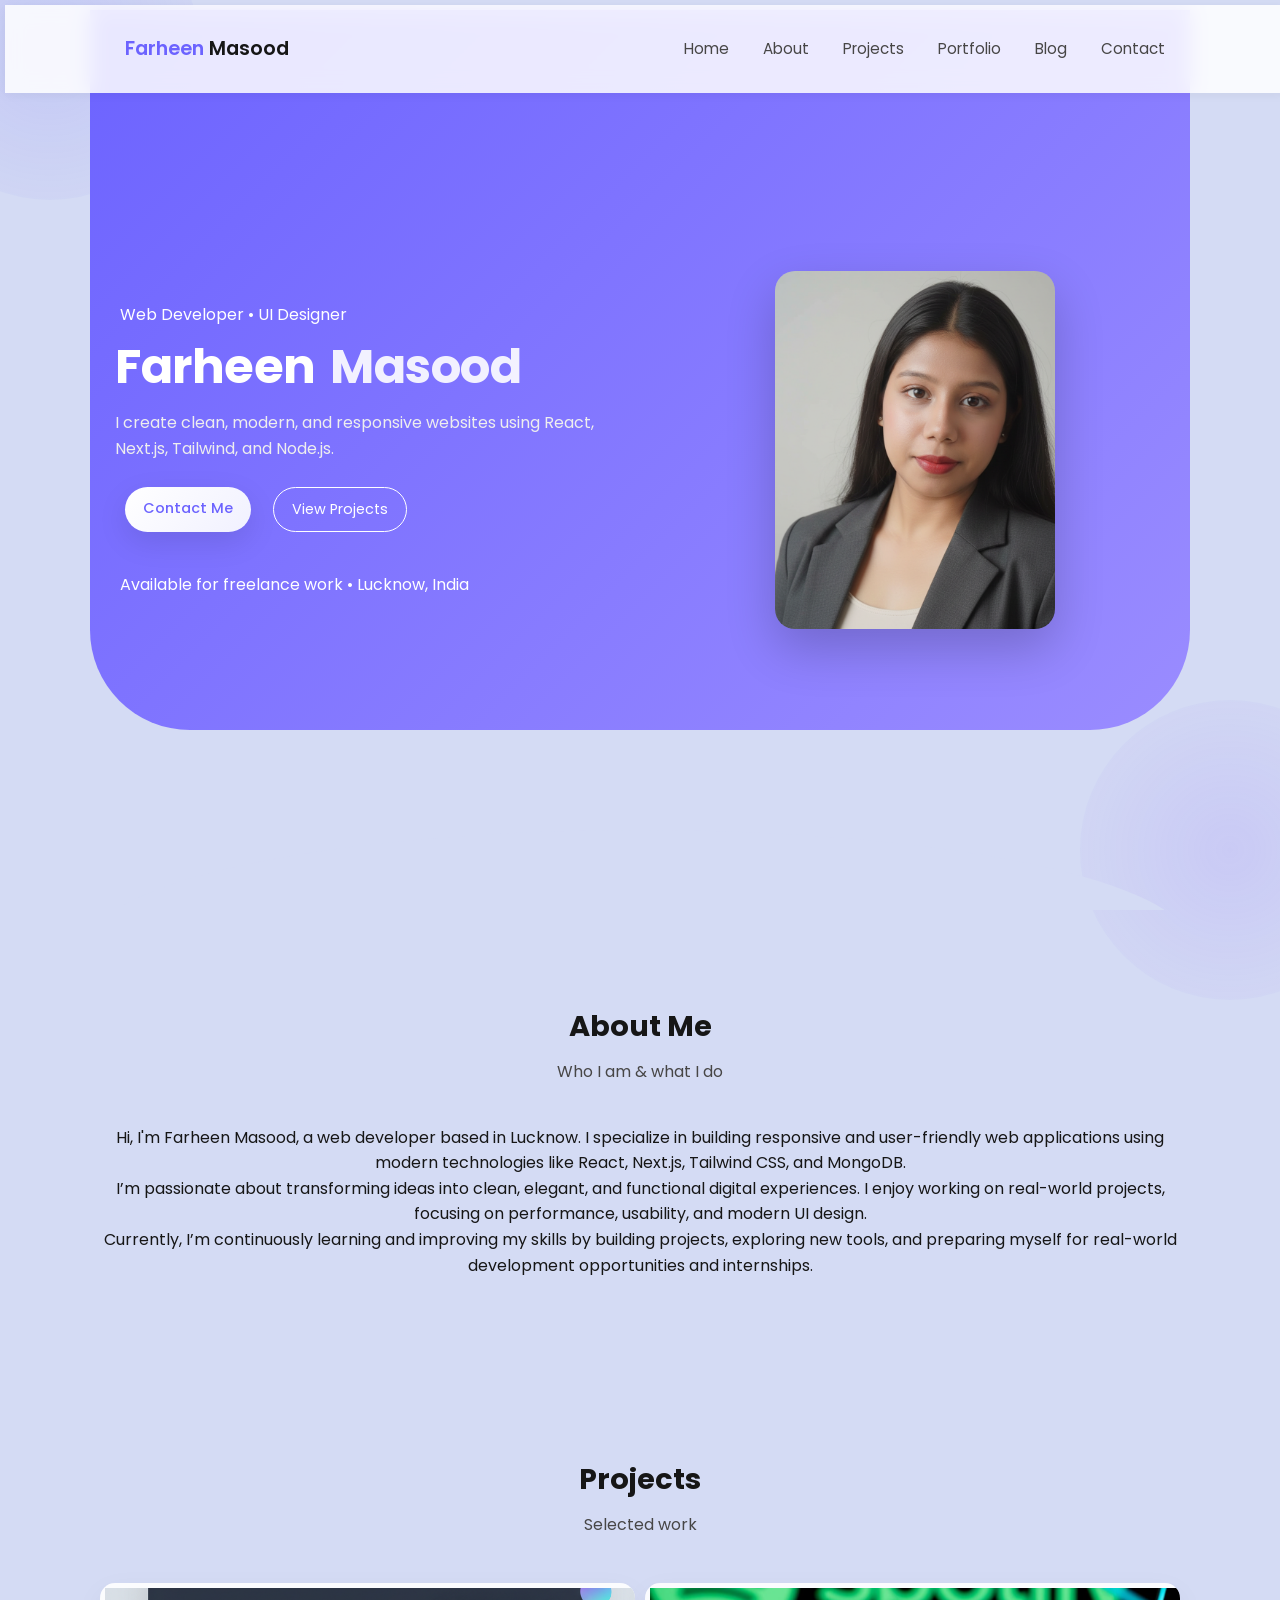
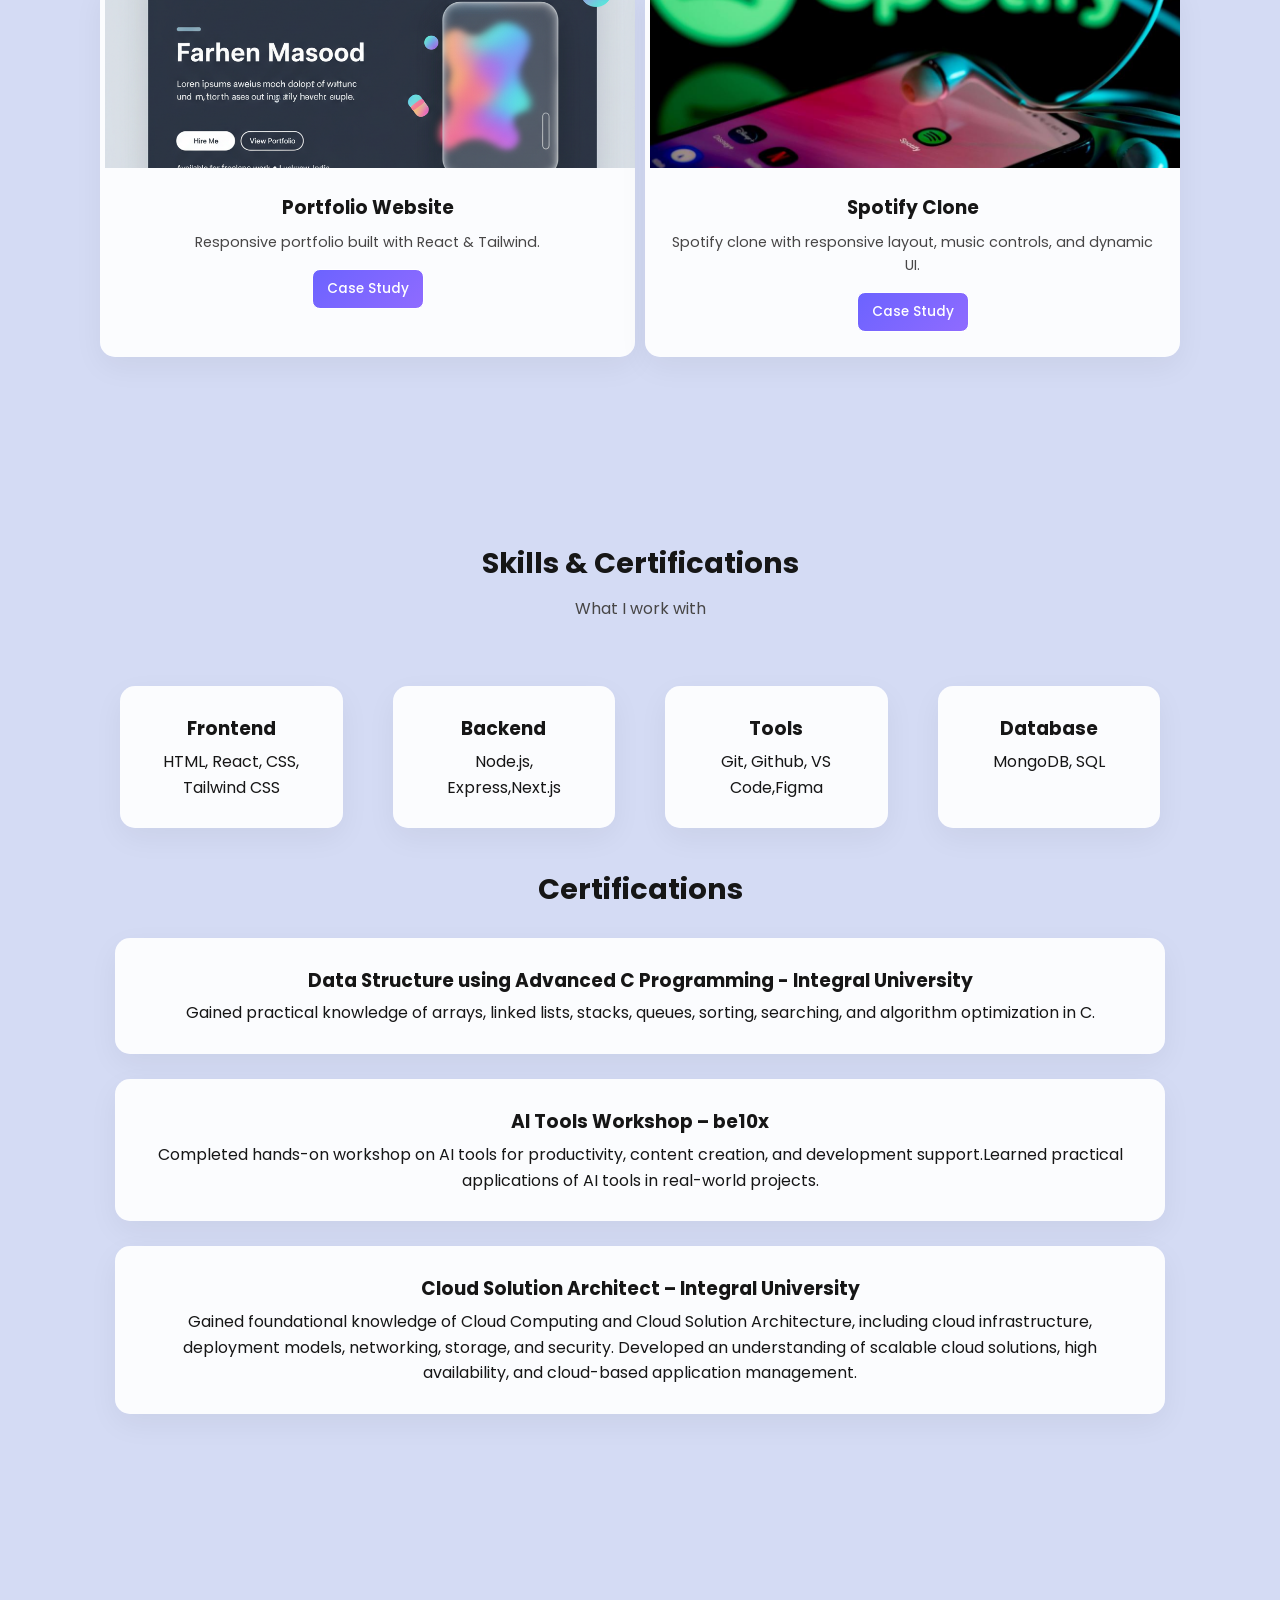
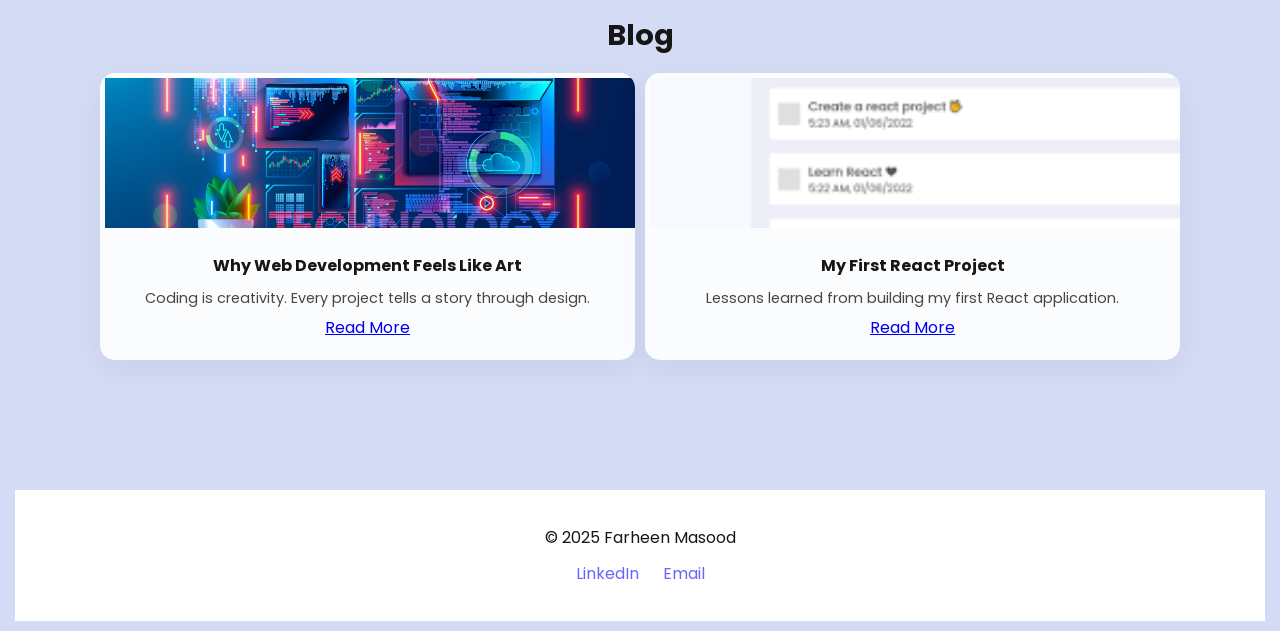
<file: index.html>
<!DOCTYPE html>
<html lang="en">
<head>
  <meta charset="utf-8" />
  <meta name="viewport" content="width=device-width,initial-scale=1" />
  <title>Farheen Masood — Web Developer</title>
  <link rel="stylesheet" href="style.css" />
</head>
<body>


  <header class="nav-wrap">
    <div class="nav container">
      <div class="brand"><span>Farheen</span>Masood</div>
      <nav class="nav-links" id="navLinks">
        <a href="#home">Home</a>
        <a href="#about">About</a>
        <a href="#projects">Projects</a>
        <a href="portfolio.html">Portfolio</a>
        <a href="blog.html">Blog</a>
        <a href="contact.html">Contact</a>
      </nav>
      <button id="hamburger" class="hamburger">☰</button>
    </div>
  </header>

  <main>

 
    <section id="home" class="hero container">
      <div class="hero-left">
        <p class="eyebrow">Web Developer • UI Designer</p>
        <h1 class="huge">Farheen <span class="accent"> Masood</span></h1>
        <p class="lead">
          I create clean, modern, and responsive websites using React, Next.js,
          Tailwind, and Node.js.
        </p>

        <div class="hero-cta">
          <a class="btn primary" href="contact.html">Contact Me</a>
          <a class="btn ghost" href="portfolio.html">View Projects</a>
        </div>
         <br>
        <p class="kicker">Available for freelance work • Lucknow, India</p>
      </div>

      <div class="hero-right">
        <img src="assests/hero.png" alt="Farheen" class="profile clean" />
      </div>
    </section>

   
    <section id="about" class="section container narrow">
      <h2 class="section-title">About Me</h2>
      <p class="section-sub">Who I am & what I do</p>

      <p class="about-text">
       Hi, I'm Farheen Masood, a web developer based in Lucknow. I specialize in building responsive and user-friendly web applications using modern technologies like React, Next.js, Tailwind CSS, and MongoDB. <br>


I’m passionate about transforming ideas into clean, elegant, and functional digital experiences. I enjoy working on real-world projects, focusing on performance, usability, and modern UI design.<br>


Currently, I’m continuously learning and improving my skills by building projects, exploring new tools, and preparing myself for real-world development opportunities and internships.
      </p>
    </section>

  
    <section id="projects" class="section container">
      <h2 class="section-title">Projects</h2>
      <p class="section-sub">Selected work</p>

      <div class="grid projects-grid">

        <article class="project-card clean">
          <img src="assests/project1.png" alt="Project 1" />
          <div class="project-meta">
            <h3>Portfolio Website</h3>
            <p>Responsive portfolio built with React & Tailwind.</p>
            <a href="case-project1.html" class="btn small ghost">Case Study</a>
          </div>
        </article>

        <article class="project-card clean">
          <img src="assests/project2.jpg" alt="Project 2" />
          <div class="project-meta">
            <h3>Spotify Clone</h3>
            <p>
              Spotify clone with responsive layout, music controls, and dynamic UI.
            </p>
            <a href="case-project2.html" class="btn small ghost">Case Study</a>
          </div>
        </article>

      </div>
    </section>


    <section class="section container">
      <h2 class="section-title">Skills & Certifications</h2>
      <p class="section-sub">What I work with</p>

      <div class="grid services-grid clean">
        <div class="service-card">
          <h3>Frontend</h3>
          <p>HTML, React, CSS, Tailwind CSS</p>
        </div>

        <div class="service-card">
          <h3>Backend</h3>
          <p>Node.js, Express,Next.js</p>
        </div>

        <div class="service-card">
          <h3>Tools</h3>
          <p>Git, Github, VS Code,Figma</p>
        </div>
              
        <div class="service-card">
          <h3>Database</h3>
          <p>MongoDB, SQL</p>
        </div>
      </div>
       <h2 class="section-title">Certifications</h2>
               <div class="service-card">
          <h3>Data Structure using Advanced C Programming - Integral University</h3>
          <p>Gained practical knowledge of arrays, linked lists, stacks, queues, sorting, searching, and
algorithm optimization in C.</p>
        </div>

        <div class="service-card">
          <h3>AI Tools Workshop – be10x</h3>
          <p>Completed hands-on workshop on AI tools for productivity, content creation, and
development support.Learned practical applications of AI tools in real-world projects.</p>
        </div>
           <div class="service-card">
          <h3>Cloud Solution Architect – Integral University</h3>
          <p>Gained foundational knowledge of Cloud Computing and Cloud Solution Architecture, including cloud infrastructure, deployment models, networking, storage, and security. Developed an understanding of scalable cloud solutions, high availability, and cloud-based application management.</p>
        </div>
    </section>

   
    <section class="section container">
      <h2 class="section-title">Blog</h2>

      <div class="grid blog-grid">

        <article class="blog-card clean">
          <img src="assests/blog2.jpg" alt="blog1" />
          <div class="blog-body">
            <h4>Why Web Development Feels Like Art</h4>
            <p class="excerpt">
              Coding is creativity. Every project tells a story through design.
            </p>
            <a href="blog.html" class="read-link">Read More</a>
          </div>
        </article>

        <article class="blog-card clean">
          <img src="assests/blog1.png" alt="blog2" />
          <div class="blog-body">
            <h4>My First React Project</h4>
            <p class="excerpt">
              Lessons learned from building my first React application.
            </p>
            <a href="blog.html" class="read-link">Read More</a>
          </div>
        </article>

      </div>
    </section>

  </main>


  <footer class="footer">
    <div class="container footer-inner">
      <p>© 2025 Farheen Masood</p>
      <div class="socials">
        <a href="contact.html">LinkedIn</a>
        <a href="contact.html">Email</a>
      </div>
    </div>
  </footer>

  <script src="script.js"></script>
</body>
</html>
</file>
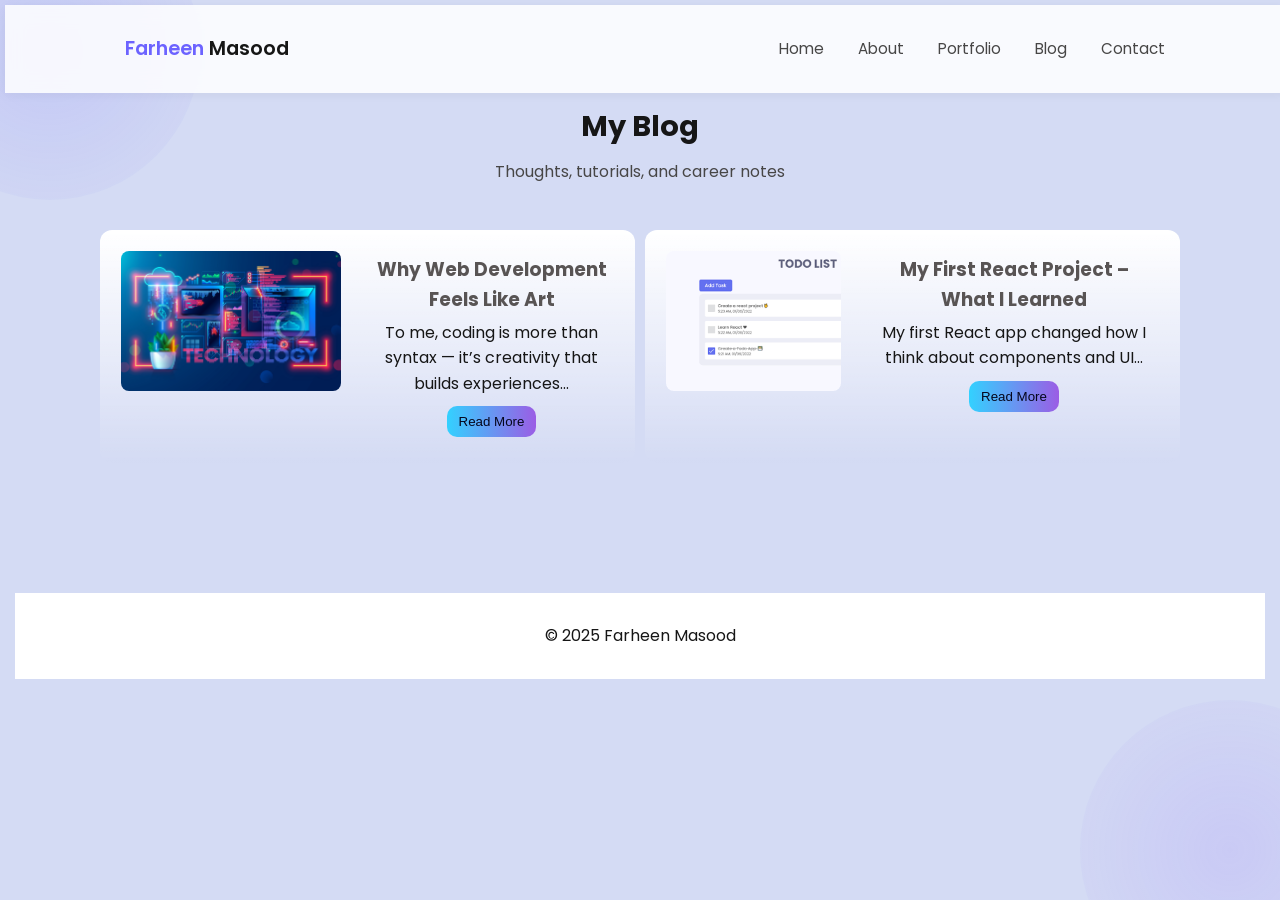
<file: blog.html>
<!DOCTYPE html>
<html lang="en">
<head>
  <meta charset="utf-8" />
  <meta name="viewport" content="width=device-width,initial-scale=1" />
  <title>Blog — Farheen Masood</title>
  <link rel="stylesheet" href="style.css" />
  <link rel="stylesheet" href="blog.css" />
</head>
<body>
  <header class="nav-wrap">
    <div class="nav container">
      <div class="brand"><span>Farheen</span>Masood</div>
      <nav class="nav-links">
        <a href="index.html#home">Home</a>
        <a href="index.html#about">About</a>
        <a href="portfolio.html">Portfolio</a>
        <a href="blog.html" class="active">Blog</a>
        <a href="contact.html">Contact</a>
      </nav>
      <button id="hamburger3" class="hamburger">☰</button>
    </div>
  </header>

  <main>
    <section class="section container">
      <h2 class="section-title">My Blog</h2>
      <p class="section-sub">Thoughts, tutorials, and career notes</p>

      <div class="grid blog-grid">
        <article class="blog-post">
          <img src="assests/blog2.jpg" alt="">
          <div class="post-body">
            <h3>Why Web Development Feels Like Art</h3>
            <p class="short">To me, coding is more than syntax — it’s creativity that builds experiences...</p>
            <p class="full" style="display:none;">I started seeing code as my paintbrush. CSS gradients, JavaScript animations, and responsive layouts — they’re my creative tools. Web development allows me to express emotions, create interactive experiences, and solve problems through design. And when users enjoy what I built, that’s the most rewarding feeling. 💻💙</p>
            <button class="read-more">Read More</button>
          </div>
        </article>

        <article class="blog-post">
          <img src="assests/blog1.png" alt="">
          <div class="post-body">
            <h3>My First React Project – What I Learned</h3>
            <p class="short">My first React app changed how I think about components and UI...</p>
            <p class="full" style="display:none;">My first React app was a simple To-Do list, but it changed how I thought about UI. I learned how props and state work, how to manage data flow, and how a small change can update the entire interface efficiently. It made me fall in love with modern JavaScript and frontend frameworks.</p>
            <button class="read-more">Read More</button>
          </div>
        </article>

      
      </div>
    </section>
  </main>

  <footer class="footer">
    <div class="container">© 2025 Farheen Masood</div>
  </footer>

  <script src="blog.js"></script>
  <script src="script.js"></script>
</body>
</html>
</file>
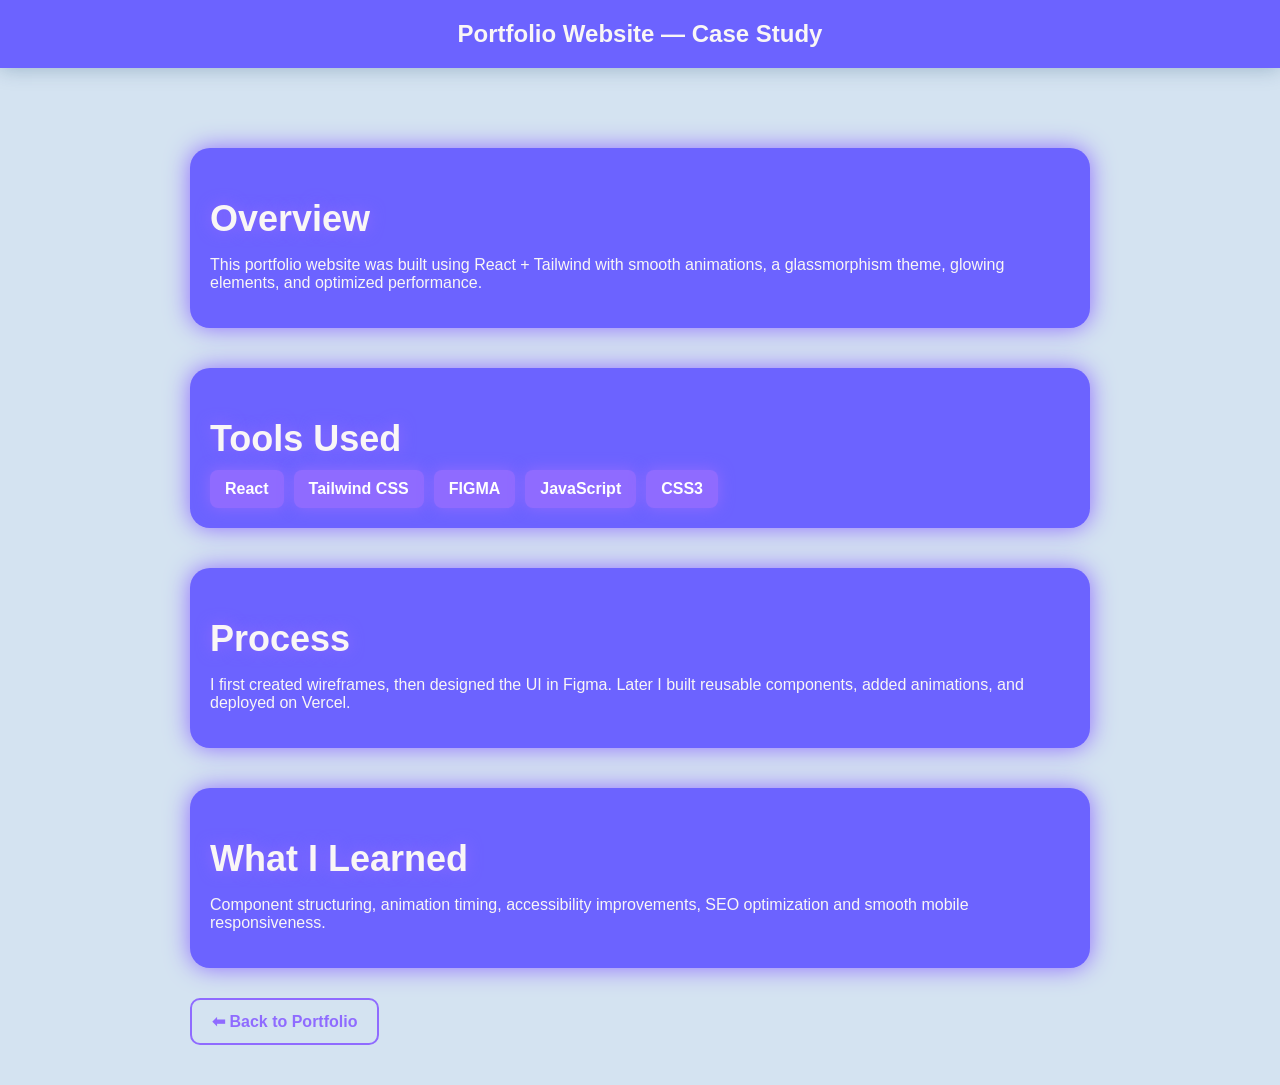
<file: case-project1.html>
<!DOCTYPE html>
<html lang="en">
<head>
<meta charset="UTF-8">
<meta name="viewport" content="width=device-width, initial-scale=1">
<title>Portfolio Website — Case Study</title>

<style>
  body {
    margin: 0;
    font-family: "Poppins", sans-serif;
    background: #d4e3f1;
    color: #f9f6f6;
  }

  header {
    padding: 20px;
    text-align: center;
    font-size: 24px;
    font-weight: 600;
    background: #6c63ff;
    box-shadow: 0 0 20px rgba(2, 55, 93, 0.288);
  }

  .container {
    width: 90%;
    max-width: 900px;
    margin: auto;
    padding: 40px 0;
  }

  h2 {
    font-size: 36px;
    margin-bottom: 10px;
    text-shadow: 0 0 15px #8f6bff;
  }

  .hero-img {
    width: 100%;
    border-radius: 15px;
    margin: 20px 0;
    box-shadow: 0 0 30px #8f6bff;
  }

  .section {
    margin-top: 40px;
    padding: 20px;
    background: #6c63ff;
    border-radius: 20px;
    box-shadow: 0 0 25px #8f6bff;
  }

  .tools {
    display: flex;
    flex-wrap: wrap;
    gap: 10px;
  }

  .tool {
    padding: 10px 15px;
    background: #8f6bff;
    border-radius: 8px;
    color: #fff;
    font-weight: 600;
    box-shadow: 0 0 15px #8f6bff;
  }

  .btn-back {
    display: inline-block;
    margin-top: 30px;
    padding: 12px 20px;
    background: transparent;
    border: 2px solid #8f6bff;
    color:#8f6bff;
    font-weight: 600;
    border-radius: 10px;
    text-decoration: none;
    transition: 0.3s;
  }

  .btn-back:hover {
    background: #8f6bff;
    color: #fff;
    box-shadow: 0 0 20px #8f6bff;
  }

  
  .reveal {
    opacity: 0;
    transform: translateY(40px);
    transition: 0.8s;
  }
  .reveal.active {
    opacity: 1;
    transform: translateY(0);
  }
</style>
</head>

<body>

<header>Portfolio Website — Case Study</header>

<div class="container">

 
  <div class="section reveal">
    <h2>Overview</h2>
    <p>
      This portfolio website was built using React + Tailwind with smooth animations,
      a glassmorphism theme, glowing elements, and optimized performance.
    </p>
  </div>

  <div class="section reveal">
    <h2>Tools Used</h2>
    <div class="tools">
      <div class="tool">React</div>
      <div class="tool">Tailwind CSS</div>
      <div class="tool">FIGMA</div>
      <div class="tool">JavaScript</div>
      <div class="tool">CSS3</div>
    </div>
  </div>

  <div class="section reveal">
    <h2>Process</h2>
    <p>
      I first created wireframes, then designed the UI in Figma.  
      Later I built reusable components, added animations, and deployed on Vercel.
    </p>
  </div>

  <div class="section reveal">
    <h2>What I Learned</h2>
    <p>
      Component structuring, animation timing, accessibility improvements,
      SEO optimization and smooth mobile responsiveness.
    </p>
  </div>

  <a href="portfolio.html" class="btn-back">⬅ Back to Portfolio</a>

</div>

<script>
  // Scroll reveal animation
  const reveals = document.querySelectorAll('.reveal');

  function revealOnScroll() {
    for (let i = 0; i < reveals.length; i++) {
      let windowHeight = window.innerHeight;
      let elementTop = reveals[i].getBoundingClientRect().top;

      if (elementTop < windowHeight - 50) {
        reveals[i].classList.add('active');
      }
    }
  }

  window.addEventListener('scroll', revealOnScroll);
  revealOnScroll();
</script>

</body>
</html>
</file>
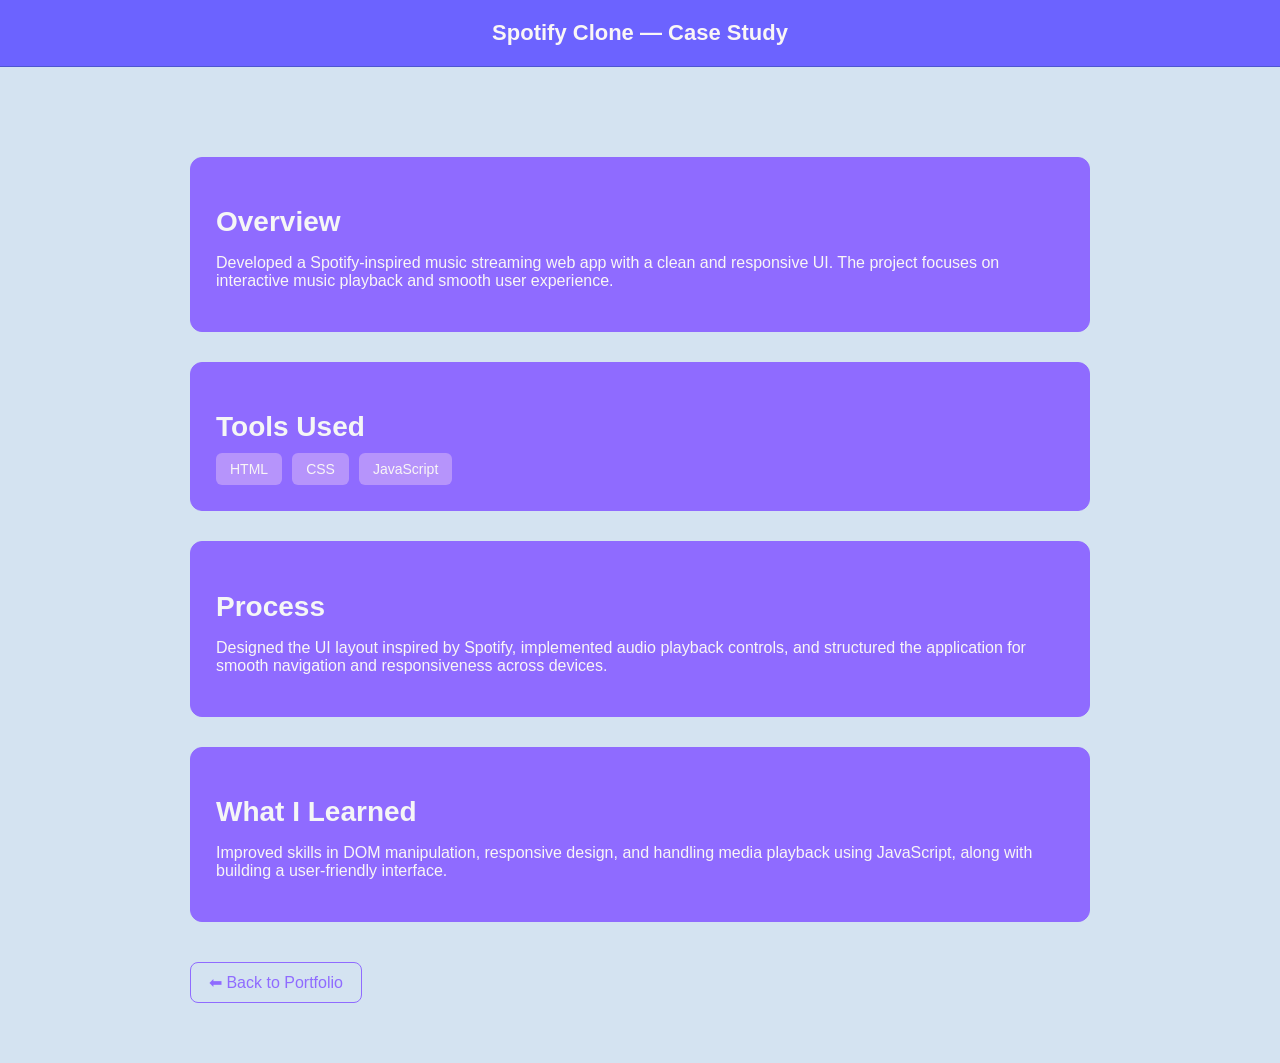
<file: case-project2.html>
<!DOCTYPE html>
<html lang="en">
<head>
<meta charset="UTF-8">
<meta name="viewport" content="width=device-width, initial-scale=1">
<title>Spotify Clone — Case Study</title>

<style>
body {
  margin: 0;
  font-family: "Poppins", sans-serif;
  background: #d4e3f1;
  color:#f9f6f6;
}


header {
  padding: 20px;
  text-align: center;
  font-size: 22px;
  background: #6c63ff;
  font-weight: 600;
  border-bottom: 1px solid rgba(2, 55, 93, 0.288);
}


.container {
  width: 90%;
  max-width: 900px;
  margin: auto;
  padding: 60px 0;
}


h2 {
  font-size: 28px;
  margin-bottom: 10px;
  color: #f5f6f6;
}


.section {
  margin-top: 30px;
  padding: 25px;
  background: #8f6bff;
  border-radius: 12px;
  border: 1px solid #8f6bff;
  transition: 0.3s;
}

.section:hover {
  transform: translateY(-5px);
}


.tools {
  display: flex;
  flex-wrap: wrap;
  gap: 10px;
}

.tool {
  padding: 8px 14px;
  background: #b694fb;
  border-radius: 6px;
  font-size: 14px;
}


.btn-back {
  display: inline-block;
  margin-top: 40px;
  padding: 10px 18px;
  border: 1px solid #8f6bff;
  color: #8f6bff;
  border-radius: 8px;
  text-decoration: none;
  transition: 0.3s;
}

.btn-back:hover {
  background: #8f6bff;
  color: #f4f3f7;
}


.reveal {
  opacity: 0;
  transform: translateY(40px);
  transition: 0.6s ease;
}

.reveal.active {
  opacity: 1;
  transform: translateY(0);
}
</style>
</head>

<body>

<header>Spotify Clone — Case Study</header>

<div class="container">

  <div class="section reveal">
    <h2>Overview</h2>
    <p>
      Developed a Spotify-inspired music streaming web app with a clean and responsive UI.
      The project focuses on interactive music playback and smooth user experience.
    </p>
  </div>

  <div class="section reveal">
    <h2>Tools Used</h2>
    <div class="tools">
      <div class="tool">HTML</div>
      <div class="tool">CSS</div>
      <div class="tool">JavaScript</div>
    </div>
  </div>

  <div class="section reveal">
    <h2>Process</h2>
    <p>
      Designed the UI layout inspired by Spotify, implemented audio playback controls,
      and structured the application for smooth navigation and responsiveness across devices.
    </p>
  </div>

  <div class="section reveal">
    <h2>What I Learned</h2>
    <p>
      Improved skills in DOM manipulation, responsive design, and handling media playback
      using JavaScript, along with building a user-friendly interface.
    </p>
  </div>

  <a href="portfolio.html" class="btn-back">⬅ Back to Portfolio</a>

</div>

<script>
  const reveals = document.querySelectorAll('.reveal');

  function revealOnScroll() {
    reveals.forEach(el => {
      let windowHeight = window.innerHeight;
      let elementTop = el.getBoundingClientRect().top;

      if (elementTop < windowHeight - 50) {
        el.classList.add('active');
      }
    });
  }

  window.addEventListener('scroll', revealOnScroll);
  revealOnScroll();
</script>

</body>
</html>
</file>
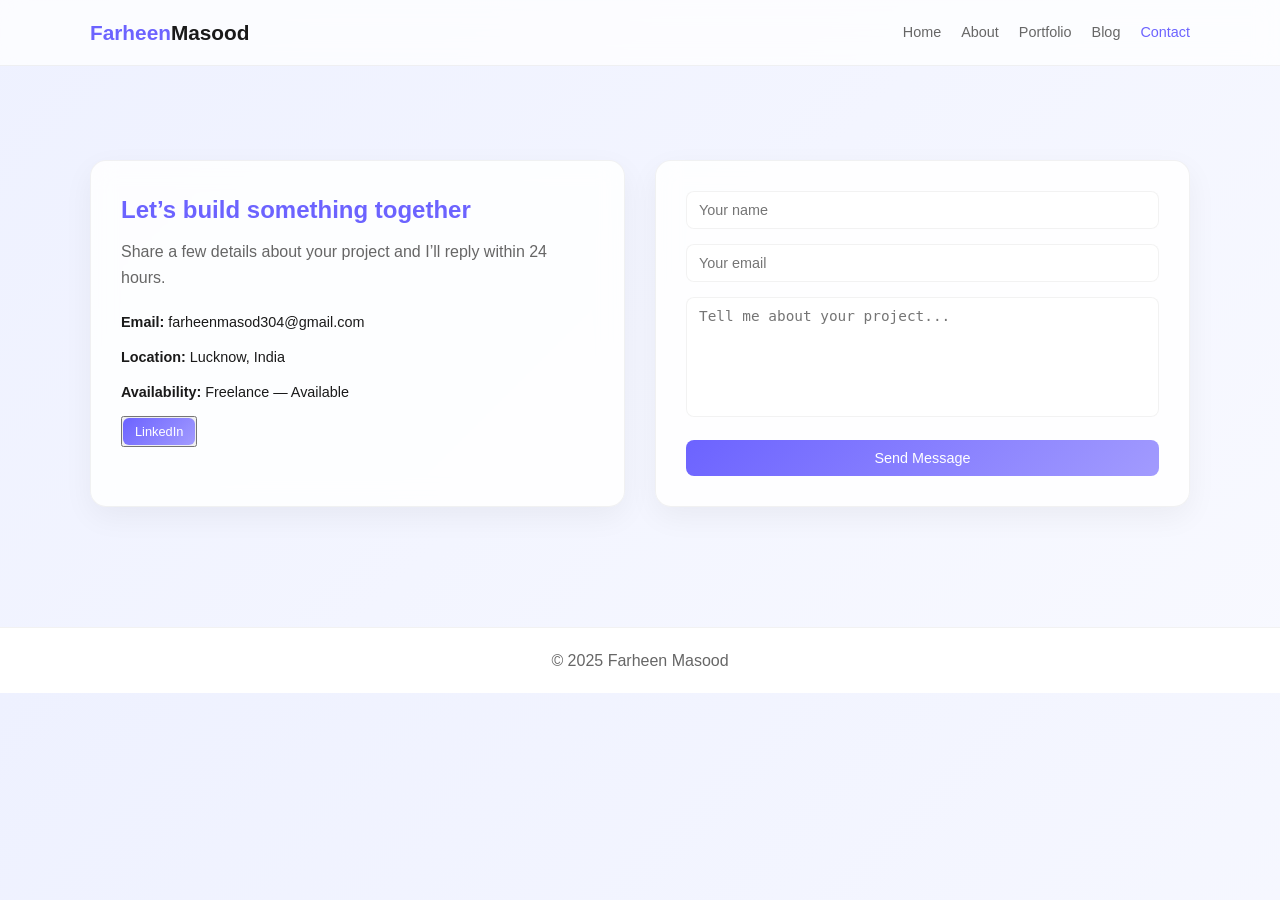
<file: contact.html>
<!DOCTYPE html>
<html lang="en">
<head>
  <meta charset="utf-8" />
  <meta name="viewport" content="width=device-width,initial-scale=1" />
  <title>Contact — Farheen Masood</title>
 
  <link rel="stylesheet" href="contact.css" />
</head>
<body>
  <header class="nav-wrap">
    <div class="nav container">
      <div class="brand"><span>Farheen</span>Masood</div>
      <nav class="nav-links">
        <a href="index.html#home">Home</a>
        <a href="index.html#about">About</a>
        <a href="portfolio.html">Portfolio</a>
        <a href="blog.html">Blog</a>
        <a href="contact.html" class="active">Contact</a>
      </nav>
      <button id="hamburger4" class="hamburger">☰</button>
    </div>
  </header>

  <main>
    <section class="section contact-section container">
      <div class="contact-grid">
        <div class="contact-card">
          <h2>Let’s build something together</h2>
          <p>Share a few details about your project and I’ll reply within 24 hours.</p>

          <ul class="contact-info">
            <li><strong>Email:</strong> farheenmasod304@gmail.com</li>
            <li><strong>Location:</strong> Lucknow, India</li>
            <li><strong>Availability:</strong> Freelance — Available</li>
            <li>
               <div class="socials">
              

          <button class="link">
           <a href="https://www.linkedin.com/in/farheen-masood-918733262?utm_source=share&utm_campaign=share_via&utm_content=profile&utm_medium=android_app" aria-label="linkedin">LinkedIn</a>
          </button>
          
        
        </div>
            </li>
          </ul>

        
        </div>

        <form id="contactForm" class="form-card" method="POST" action="https://formspree.io/f/xqanybyb">
          <!-- Replace the action above with your Formspree endpoint -->
          <label>
            <input type="text" name="name" placeholder="Your name" required>
          </label>
          <label>
            <input type="email" name="_replyto" placeholder="Your email" required>
          </label>
          <label>
            <textarea name="message" placeholder="Tell me about your project..." required></textarea>
          </label>
          <input type="hidden" name="_subject" value="New Contact Message from Portfolio">
          <button width="50px" type="submit" class="btn primary">Send Message</button>
        </form>
      </div>
    </section>
  </main>

  <footer class="footer">
    <div class="container">© 2025 Farheen Masood</div>
    
  </footer>

  <script src="contact.js"></script>
  <script src="script.js"></script>
</body>
</html>
</file>
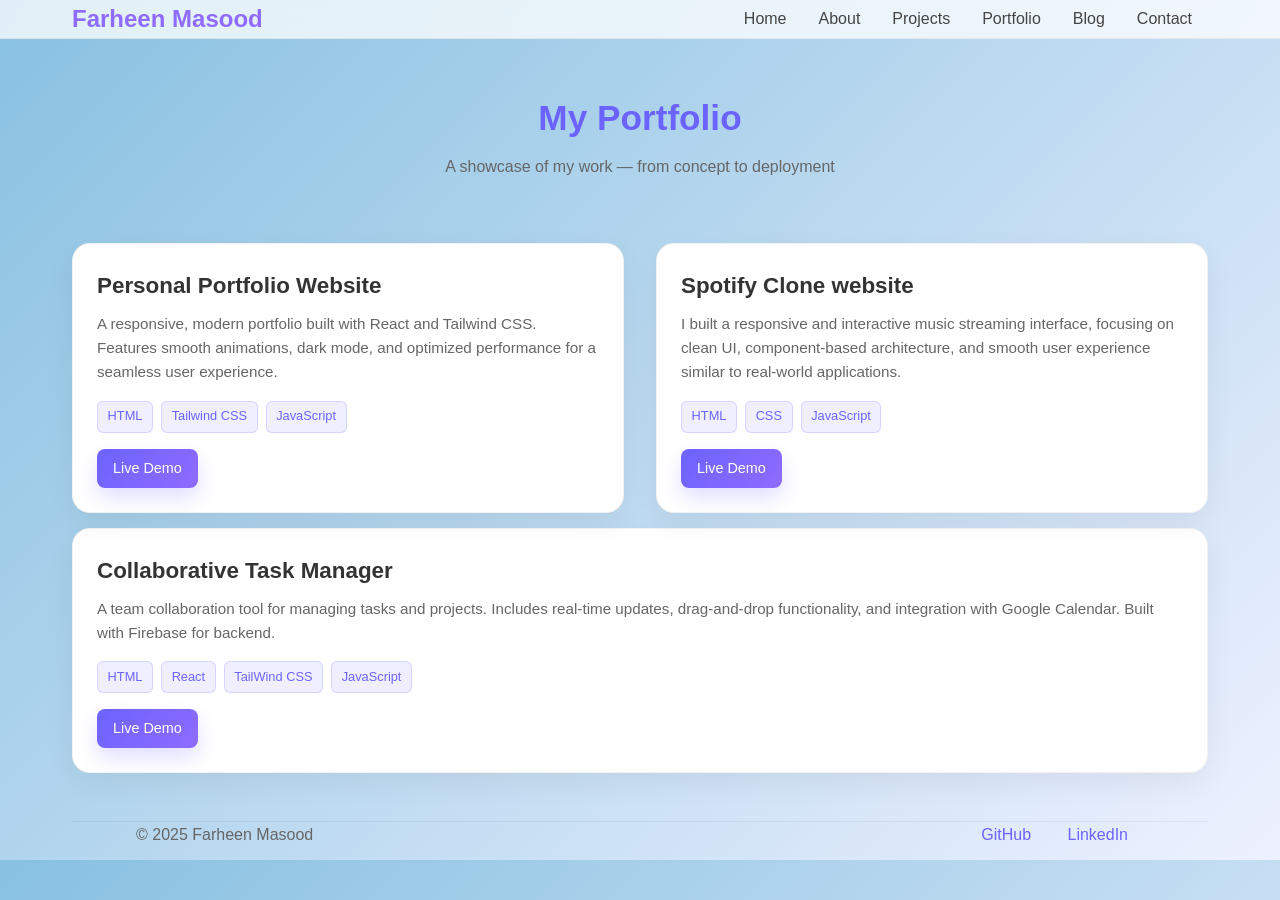
<file: portfolio.html>
<!DOCTYPE html>
<html lang="en">
<head>
  <meta charset="utf-8" />
  <meta name="viewport" content="width=device-width, initial-scale=1" />
  <title>Farheen Masood — Portfolio</title>
  <style>
 * {
  margin: 0;
  padding: 0;
  box-sizing: border-box;
}

body {
  font-family: 'Arial', sans-serif;
  background: linear-gradient(135deg, #88c1e1, #eef1ff);
  color: #1a1a1a;
  line-height: 1.6;
  overflow-x: hidden;
}

/* NAVBAR (SOFT GLASS UI) */
.nav-wrap {
  position: fixed;
  top: 0;
  width: 100%;
  background: rgba(255, 255, 255, 0.75);
  backdrop-filter: blur(12px);
  z-index: 1000;
  border-bottom: 1px solid rgba(0, 0, 0, 0.05);
}

.nav {
  display: flex;
  justify-content: space-between;
  align-items: center;
  padding: 1rem 2rem;
  max-width: 1200px;
  margin: 0 auto;
}

.brand {
  font-size: 1.5rem;
  font-weight: bold;
  color: #6c63ff;
}

.brand span {
  color: #8f6bff;
}

.nav-links {
  display: flex;
  list-style: none;
}

.nav-links a {
  margin: 0 1rem;
  text-decoration: none;
  color: #444;
  transition: 0.3s;
}

.nav-links a:hover {
  color: #6c63ff;
}

.hamburger {
  display: none;
  background: none;
  border: none;
  font-size: 1.5rem;
}

/* MAIN */
main {
  padding-top: 90px;
}

.container {
  max-width: 1200px;
  margin: 0 auto;
  padding: 0 2rem;
}



.section-title {
  font-size: 2.2rem;
  text-align: center;
  margin-bottom: 0.5rem;
  color: #6c63ff;
}

.section-sub {
  text-align: center;
  color: #666;
  margin-bottom: 3rem;
}


.projects-grid {
  display: grid;
  grid-template-columns: repeat(auto-fit, minmax(280px, 1fr));
  gap: 2rem;
}


.project-card {
  background: #ffffff;
  border-radius: 18px;
  overflow: hidden;
  box-shadow: 0 10px 30px rgba(0,0,0,0.06);
  transition: all 0.3s ease;
  border: 1px solid rgba(0,0,0,0.05);
  margin-top:15px;
}

.project-card:hover {
  transform: translateY(-10px);
  box-shadow: 0 25px 60px rgba(108,99,255,0.15);
}

.project-meta {
  padding: 1.5rem;
}


.project-meta h3 {
  font-size: 1.4rem;
  margin-bottom: 0.5rem;
  color: #333;
}

.project-meta p {
  color: #666;
  font-size: 0.95rem;
  margin-bottom: 1rem;
}


.project-tech {
  display: flex;
  flex-wrap: wrap;
  gap: 0.5rem;
  margin-bottom: 1rem;
}

.tech-tag {
  background: rgba(108,99,255,0.1);
  color: #6c63ff;
  padding: 0.3rem 0.6rem;
  border-radius: 6px;
  font-size: 0.8rem;
  border: 1px solid rgba(108,99,255,0.2);
}

/* BUTTONS */
.project-buttons {
  display: flex;
  gap: 1rem;
}

.btn {
  padding: 0.5rem 1rem;
  text-decoration: none;
  border-radius: 8px;
  transition: all 0.3s;
  font-weight: 500;
  font-size: 0.9rem;
}

.btn.primary {
  background: linear-gradient(135deg, #6c63ff, #8f6bff);
  color: white;
  box-shadow: 0 10px 20px rgba(108,99,255,0.2);
}

.btn.primary:hover {
  transform: translateY(-3px);
  box-shadow: 0 15px 30px rgba(108,99,255,0.3);
}

.btn.ghost {
  border: 1px solid #6c63ff;
  color: #6c63ff;
}

.btn.ghost:hover {
  background: #6c63ff;
  color: white;
}

/* FOOTER */
.footer {
padding-bottom:12px;
  text-align: center;
  border-top: 1px solid rgba(0,0,0,0.05);
  margin-top: 3rem;
}

.footer-inner {
  display: flex;
  justify-content: space-between;
  align-items: center;
  max-width: 1200px;
  margin: 0 auto;
  padding: 0 2rem;
  color: #666;
}

.socials a {
  margin: 0 1rem;
  color: #6c63ff;
  text-decoration: none;
}

/* ANIMATION */
.project-card {
  animation: fadeInUp 0.6s ease;
}

@keyframes fadeInUp {
  from {
    opacity: 0;
    transform: translateY(20px);
  }
  to {
    opacity: 1;
    transform: translateY(0);
  }
}

/* MOBILE */
@media (max-width: 768px) {
  .nav-links {
    display: none;
  }

  .nav-links.active {
    display: flex;
    flex-direction: column;
    position: absolute;
    top: 100%;
    left: 0;
    width: 100%;
    background: rgba(255, 255, 255, 0.95);
    box-shadow: 0 10px 20px rgba(0, 0, 0, 0.08);
    padding: 0.5rem 0;
  }

  .nav-links.active a {
    margin: 0;
    padding: 0.75rem 2rem;
  }

  .hamburger {
    display: block;
  }

  .projects-grid {
    grid-template-columns: 1fr;
  }

  .footer-inner {
    flex-direction: column;
    gap: 1rem;
  }
}
  </style>
</head>
<body>
  <header class="nav-wrap">
    <div class="nav container">
      <div class="brand"><span>Farheen</span> <span>Masood</span></div>
      <nav class="nav-links" id="navLinks">
        <a href="index.html">Home</a>
        <a href="index.html#about">About</a>
        <a href="index.html#projects">Projects</a>
        <a href="portfolio.html">Portfolio</a>
        <a href="blog.html">Blog</a>
        <a href="contact.html">Contact</a>
      </nav>
      <button id="hamburger" class="hamburger" aria-label="menu">☰</button>
    </div>
  </header>

  <main>
    <section class="section container">
      <h2 class="section-title">My Portfolio</h2>
      <p class="section-sub">A showcase of my work — from concept to deployment</p>

      <div class="projects-grid">
        <article class="project-card">
          
          <div class="project-meta">
            <h3>Personal Portfolio Website</h3>
            <p>A responsive, modern portfolio built with React and Tailwind CSS. Features smooth animations, dark mode, and optimized performance for a seamless user experience.</p>
            <div class="project-tech">
              <span class="tech-tag">HTML</span>
              <span class="tech-tag">Tailwind CSS</span>
              <span class="tech-tag">JavaScript</span>
            </div>
            <div class="project-buttons">
              <a href="index.html" class="btn primary">Live Demo</a>
             
            </div>
          </div>
        </article>

        <article class="project-card">

          <div class="project-meta">
            <h3>Spotify Clone website</h3>
            <p>I built a responsive and interactive music streaming interface, focusing on clean UI, component-based architecture, and smooth user experience similar to real-world applications.</p>
            <div class="project-tech">
              <span class="tech-tag">HTML</span>
              <span class="tech-tag">CSS</span>
              <span class="tech-tag">JavaScript</span>
            
            </div>
            <div class="project-buttons">
              <a href="https://spotifyweb-farh.netlify.app/" class="btn primary">Live Demo</a>
              
            </div>
          </div>
        </article>

      </div>
        </article>

       

        <article class="project-card">
        
          <div class="project-meta">
            <h3>Collaborative Task Manager</h3>
            <p>A team collaboration tool for managing tasks and projects. Includes real-time updates, drag-and-drop functionality, and integration with Google Calendar. Built with Firebase for backend.</p>
            <div class="project-tech">
              <span class="tech-tag">HTML</span>
              <span class="tech-tag">React</span>
              <span class="tech-tag">TailWind CSS</span>
              <span class="tech-tag">JavaScript</span>
            </div>
            <div class="project-buttons">
              <a href="task.html" class="btn primary">Live Demo</a>
             
            </div>
          </div>
        </article>
      </div>
   

  <footer class="footer">
    <div class="container">
      <div class="footer-inner">
        <div>© 2025 Farheen Masood</div>
        <div class="socials">
          <a href="#" aria-label="github">GitHub</a>
          <a href="https://www.linkedin.com/in/farheen-masood-918733262?utm_source=share&utm_campaign=share_via&utm_content=profile&utm_medium=android_app" aria-label="linkedin">LinkedIn</a>
        
        </div>
      </div>
    </div>
  </footer>

  <script>
    // Hamburger Menu Toggle
    const hamburger = document.getElementById('hamburger');
    const navLinks = document.getElementById('navLinks');

    hamburger.addEventListener('click', () => {
      navLinks.classList.toggle('active');
    });

    // Smooth Scroll for Anchor Links
    document.querySelectorAll('a[href^="#"]').forEach(anchor => {
      anchor.addEventListener('click', function (e) {
        e.preventDefault();
        const target = document.querySelector(this.getAttribute('href'));
        if (target) {
          target.scrollIntoView({
            behavior: 'smooth'
          });
        }
      });
    });

    // Add Glow Animation on Scroll
    const observerOptions = {
      threshold: 0.1
    };

    const observer = new IntersectionObserver((entries) => {
      entries.forEach(entry => {
        if (entry.isIntersecting) {
          entry.target.style.animation = 'fadeInUp 1s ease-out';
        }
      });
    }, observerOptions);

    document.querySelectorAll('.project-card').forEach(card => {
      observer.observe(card);
    });
  </script>
</body>
</html>
</file>
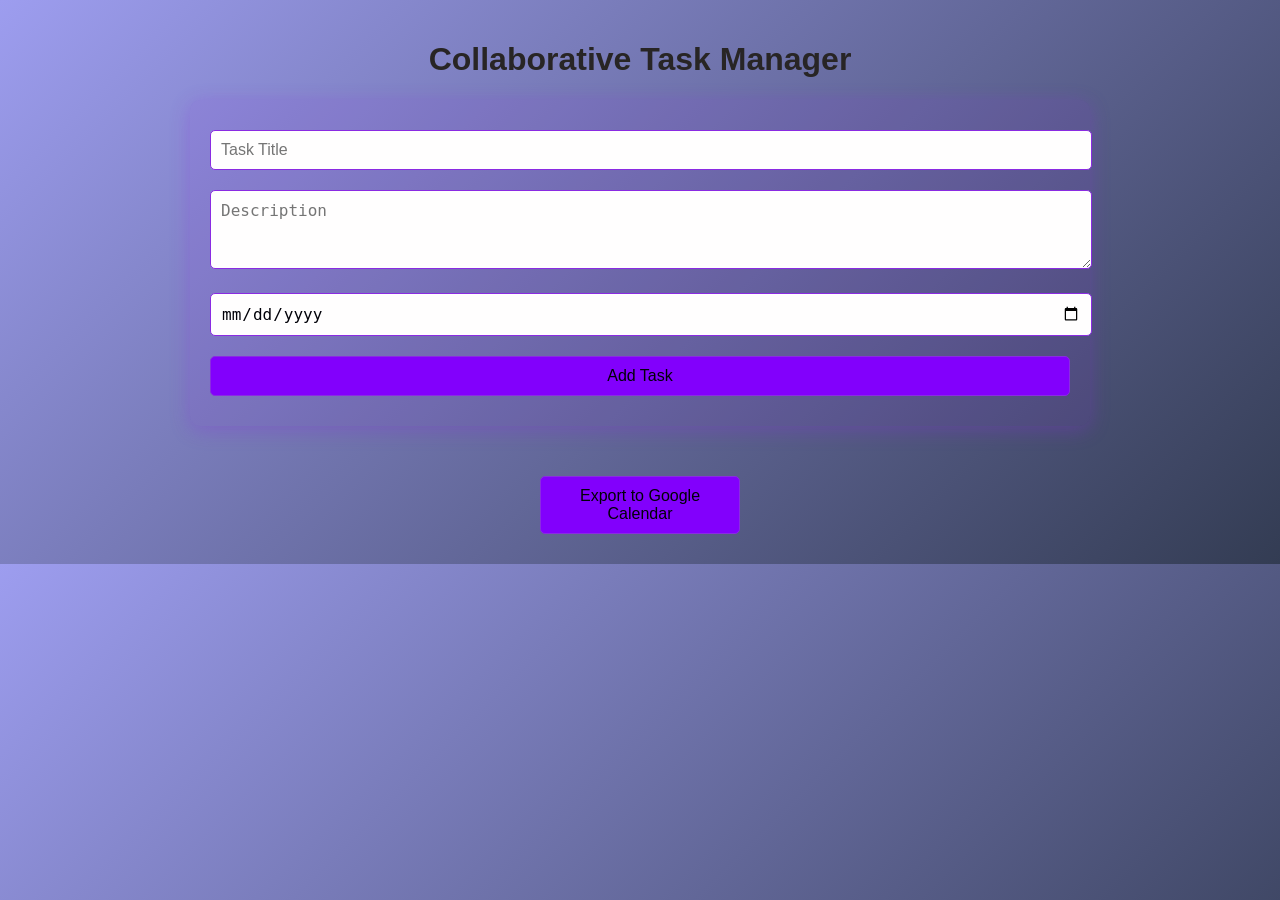
<file: task.html>
<!doctype html>
<html lang="en">
  <head>
    <meta charset="UTF-8" />
    <meta name="viewport" content="width=device-width, initial-scale=1.0" />
    <title>Collaborative Task Manager</title>
    <style>
      body {
        font-family: Arial, sans-serif;
        background: linear-gradient(135deg, #9d9def, #333c53);
        color: #e6e6fa;
        margin: 0;
        padding: 20px;
        overflow-x: hidden;
      }
      h1 {
        text-align: center;
        color: #282525;
      }
      @keyframes pulse {
        0%,
        100% {
          text-shadow: 0 0 15px #ffb6c1;
        }
        50% {
          text-shadow:
            0 0 25px #ffb6c1,
            0 0 35px #ffb6c1;
        }
      }
      .container {
        max-width: 900px;
        margin: 0 auto;
      }
      .task-form {
        background: rgba(138, 43, 226, 0.1);
        padding: 20px;
        border-radius: 10px;
        box-shadow: 0 4px 20px rgba(138, 43, 226, 0.3);
        margin-bottom: 20px;
        animation: fadeIn 1s ease-in;
      }
      @keyframes fadeIn {
        from {
          opacity: 0;
          transform: translateY(20px);
        }
        to {
          opacity: 1;
          transform: translateY(0);
        }
      }
      input,
      textarea,
      button {
        width: 100%;
        padding: 10px;
        margin: 10px 0;
        border: 1px solid #8a2be2;
        border-radius: 5px;
        background: rgb(255, 254, 254);
        color: #000008;
        font-size: 16px;
      }
      button {
        background: #8200fc;
        cursor: pointer;
        transition:
          background 0.3s,
          box-shadow 0.3s;
      }
      button:hover {
        background: #ffb6c1;
        box-shadow: 0 0 15px #ffb6c1;
      }
      .task-list {
        display: grid;
        grid-template-columns: repeat(auto-fit, minmax(250px, 1fr));
        gap: 20px;
      }
      .task {
        background: rgba(232, 211, 252, 0.1);
        padding: 15px;
        border-radius: 10px;
        box-shadow: 0 4px 20px rgba(138, 43, 226, 0.3);
        cursor: move;
        transition:
          transform 0.3s,
          box-shadow 0.3s;
        animation: slideIn 0.5s ease-out;
      }
      @keyframes slideIn {
        from {
          opacity: 0;
          transform: translateX(-50px);
        }
        to {
          opacity: 1;
          transform: translateX(0);
        }
      }
      .task:hover {
        transform: translateY(-5px);
      }
      .task.dragging {
        opacity: 0.5;
        transform: rotate(5deg);
      }
      .task h3 {
        color: #ffffff;
        margin: 0 0 10px 0;
      }
      .task p {
        margin: 5px 0;
      }
      .task-actions {
        display: flex;
        gap: 10px;
        margin-top: 10px;
      }
      .task-actions button {
        width: auto;
        padding: 5px 10px;
        font-size: 14px;
      }
      .export-btn {
        margin-top: 20px;
        text-align: center;
      }
      .export-btn button {
        width: 200px;
      }
      @media (max-width: 600px) {
        .task-list {
          grid-template-columns: 1fr;
        }
        input,
        textarea {
          font-size: 14px;
        }
      }
    </style>
  </head>
  <body>
    <div class="container">
      <h1>Collaborative Task Manager</h1>
      <form class="task-form" id="taskForm">
        <input type="text" id="taskTitle" placeholder="Task Title" required />
        <textarea id="taskDesc" placeholder="Description" rows="3"></textarea>
        <input type="date" id="taskDue" />
        <button type="submit">Add Task</button>
      </form>
      <div class="task-list" id="taskList"></div>
      <div class="export-btn">
        <button onclick="exportToCalendar()">Export to Google Calendar</button>
      </div>
    </div>
    <script>
      const taskForm = document.getElementById("taskForm");
      const taskList = document.getElementById("taskList");
      const taskTitle = document.getElementById("taskTitle");
      const taskDesc = document.getElementById("taskDesc");
      const taskDue = document.getElementById("taskDue");

      let tasks = JSON.parse(localStorage.getItem("tasks")) || [];
      let draggedTask = null;

      function renderTasks() {
        taskList.innerHTML = "";
        tasks.forEach((task, index) => {
          const taskDiv = document.createElement("div");
          taskDiv.className = "task";
          taskDiv.draggable = true;
          taskDiv.dataset.index = index;
          taskDiv.innerHTML = `
          <h3>${task.title}</h3>
          <p>${task.desc || "No description"}</p>
          <p>Due: ${task.due || "No due date"}</p>
          <div class="task-actions">
            <button onclick="editTask(${index})">Edit</button>
            <button onclick="deleteTask(${index})">Delete</button>
            <button onclick="toggleShare(${index})">${task.shared ? "Unshare" : "Share"}</button>
          </div>
        `;
          taskList.appendChild(taskDiv);
        });
        saveTasks();
      }

      function saveTasks() {
        localStorage.setItem("tasks", JSON.stringify(tasks));
      }

      taskForm.addEventListener("submit", (e) => {
        e.preventDefault();
        const newTask = {
          title: taskTitle.value,
          desc: taskDesc.value,
          due: taskDue.value,
          shared: false,
        };
        tasks.push(newTask);
        renderTasks();
        taskForm.reset();
      });

      function editTask(index) {
        const task = tasks[index];
        taskTitle.value = task.title;
        taskDesc.value = task.desc;
        taskDue.value = task.due;
        deleteTask(index);
      }

      function deleteTask(index) {
        tasks.splice(index, 1);
        renderTasks();
      }

      function toggleShare(index) {
        tasks[index].shared = !tasks[index].shared;
        renderTasks();
      }

      // Drag and Drop
      taskList.addEventListener("dragstart", (e) => {
        draggedTask = e.target;
        e.target.classList.add("dragging");
      });

      taskList.addEventListener("dragend", (e) => {
        e.target.classList.remove("dragging");
        draggedTask = null;
      });

      taskList.addEventListener("dragover", (e) => {
        e.preventDefault();
        const afterElement = getDragAfterElement(taskList, e.clientY);
        const draggable = document.querySelector(".dragging");
        if (afterElement == null) {
          taskList.appendChild(draggable);
        } else {
          taskList.insertBefore(draggable, afterElement);
        }
      });

      taskList.addEventListener("drop", () => {
        const newOrder = Array.from(taskList.children).map((el) =>
          parseInt(el.dataset.index),
        );
        tasks = newOrder.map((index) => tasks[index]);
        renderTasks();
      });

      function getDragAfterElement(container, y) {
        const draggableElements = [
          ...container.querySelectorAll(".task:not(.dragging)"),
        ];
        return draggableElements.reduce(
          (closest, child) => {
            const box = child.getBoundingClientRect();
            const offset = y - box.top - box.height / 2;
            if (offset < 0 && offset > closest.offset) {
              return { offset: offset, element: child };
            } else {
              return closest;
            }
          },
          { offset: Number.NEGATIVE_INFINITY },
        ).element;
      }

      function exportToCalendar() {
        if (tasks.length === 0) {
          alert("No tasks to export!");
          return;
        }
        const task = tasks[0]; // Export first task as example
        const startDate = task.due
          ? new Date(task.due).toISOString().replace(/-|:|\.\d+/g, "")
          : "20231201T000000Z";
        const url = `https://calendar.google.com/calendar/render?action=TEMPLATE&text=${encodeURIComponent(task.title)}&details=${encodeURIComponent(task.desc)}&dates=${startDate}/${startDate}`;
        window.open(url, "_blank");
      }

      renderTasks();
    </script>
  </body>
</html>
</file>
<file: style.css>
@import url('https://fonts.googleapis.com/css2?family=Poppins:wght@300;400;500;600&display=swap');

:root{
  --primary: #6c63ff;
  --secondary: #8f6bff;
  --bg: #d4dbf4;
  --text: #161616;
  --subtext: #474646;
  --white: #ffffff;
}

*{
  margin:5px;
  padding:0;
  box-sizing:border-box;
}

html{
  scroll-behavior:smooth;
}

body{
  font-family:'Poppins',sans-serif;
  background:var(--bg);
  color:var(--text);
  position:relative;
  overflow-x:hidden;
  line-height:1.6;
}

img{
  max-width:100%;
  display:block;
}

body::before,
body::after{
  content:"";
  position:fixed;
  width:300px;
  height:300px;
  z-index:-1;
  border-radius:50%;
  animation:float 10s ease-in-out infinite;
  pointer-events:none;
}

body::before{
  top:-100px;
  left:-100px;
  background:radial-gradient(circle, rgba(108,99,255,0.15), transparent);
}

body::after{
  bottom:-100px;
  right:-100px;
  background:radial-gradient(circle, rgba(143,107,255,0.15), transparent);
}

@keyframes float{
  0%,100%{transform:translateY(0)}
  50%{transform:translateY(-20px)}
}

/* ===== CONTAINER ===== */
.container{
  width:100%;
  max-width:1100px;
  margin:0 auto;
  padding:0 20px;
}

/* ===== NAVBAR ===== */
.nav-wrap{
  position:fixed;
  top:0;
  left:0;
  width:100%;
  background:rgba(255,255,255,0.85);
  backdrop-filter:blur(10px);
  -webkit-backdrop-filter:blur(10px);
  box-shadow:0 2px 10px rgba(0,0,0,0.05);
  z-index:100;
  transition:box-shadow 0.3s ease;
}

.nav-wrap.scrolled{
  box-shadow:0 4px 20px rgba(0,0,0,0.1);
}

.nav{
  position:relative;
  display:flex;
  justify-content:space-between;
  align-items:center;
  padding:16px 20px;
}

.brand{
  font-weight:600;
  font-size:1.2rem;
  white-space:nowrap;
}

.brand span{
  color:var(--primary);
}

.nav-links{
  display:flex;
  align-items:center;
  gap:24px;
}

.nav-links a{
  text-decoration:none;
  color:var(--subtext);
  font-size:0.95rem;
  padding:6px 0;
  transition:color 0.3s ease;
}

.nav-links a:hover{
  color:var(--primary);
}

/* Hamburger desktop par chhupa rahega */
.hamburger{
  display:none;
  font-size:1.6rem;
  line-height:1;
  background:none;
  border:none;
  color:var(--text);
  cursor:pointer;
  padding:4px 8px;
}

/* ===== HERO ===== */
.hero{
  display:grid;
  grid-template-columns:1fr 1fr;
  align-items:center;
  gap:40px;
  min-height:100vh;
  padding-top:120px;
  padding-bottom:140px;
  position:relative;
  overflow:hidden;
}

.hero::before{
  content:"";
  position:absolute;
  top:0;
  left:0;
  width:100%;
  height:80%;
  background:linear-gradient(135deg,#6c63ff,#9a8cff);
  z-index:-1;
  border-bottom-left-radius:100px;
  border-bottom-right-radius:100px;
}

.hero::after{
  content:"";
  position:absolute;
  bottom:-80px;
  left:0;
  width:100%;
  height:160px;
  background:var(--bg);
  border-top-left-radius:70% 100%;
  border-top-right-radius:70% 100%;
}

.hero-left{
  color:white;
}

.huge{
  font-size:clamp(2rem, 5vw, 3rem);
  line-height:1.2;
  margin:10px 0;
  letter-spacing:-0.5px;
}

.accent{
  color:#fff;
  opacity:0.9;
}

.lead{
  margin:15px 0;
  color:#eee;
  max-width:500px;
}

.hero-cta{
  margin-top:20px;
  display:flex;
  flex-wrap:wrap;
  gap:12px;
}

/* ===== BUTTONS ===== */
.btn{
  display:inline-block;
  padding:10px 18px;
  border-radius:25px;
  text-decoration:none;
  font-size:0.9rem;
  transition:all .3s ease;
  text-align:center;
}

.btn.primary{
  background:linear-gradient(135deg,#ffffff,#f1f1ff);
  color:var(--primary);
  font-weight:500;
  box-shadow:0 10px 30px rgba(0,0,0,0.1);
}

.btn.primary:hover{
  transform:translateY(-3px);
  box-shadow:0 20px 40px rgba(0,0,0,0.15);
}

.btn.ghost{
  border:1px solid white;
  color:white;
}

.btn.ghost:hover{
  background:rgba(255,255,255,0.1);
}

.btn:active{
  transform:scale(0.96);
}

.hero-right{
  display:flex;
  justify-content:center;
}

.profile{
  width:100%;
  max-width:280px;
  border-radius:20px;
  box-shadow:0 20px 50px rgba(0,0,0,0.2);
}

/* ===== SECTIONS ===== */
.section{
  padding:80px 0;
  text-align:center;
}

.section-title{
  font-size:clamp(1.5rem, 4vw, 1.8rem);
  margin-bottom:10px;
  margin-top:13px;
}

.section-sub{
  color:var(--subtext);
  margin-bottom:40px;
}

/* ===== GRIDS ===== */
.grid{
  display:grid;
  }

.projects-grid{
  grid-template-columns:repeat(auto-fit,minmax(250px,1fr));
}

.services-grid{
  grid-template-columns:repeat(auto-fit,minmax(220px,1fr));
}

.blog-grid{
  grid-template-columns:repeat(auto-fit,minmax(250px,1fr));
}

/* ===== CARDS ===== */
.project-card,
.blog-card{
  background:rgba(255,255,255,0.9);
  -webkit-backdrop-filter: blur(10px);
  backdrop-filter:blur(10px);
  border-radius:15px;
  overflow:hidden;
  box-shadow:0 10px 30px rgba(0,0,0,0.05);
  transition:all .3s ease;
}

.service-card{
  background:rgba(255,255,255,0.9);
  backdrop-filter:blur(10px);
  border-radius:15px;
  box-shadow:0 10px 30px rgba(0,0,0,0.05);
  margin: 25px;
  padding:23px 25px;
  transition:all .3s ease;
  gap:5px;
}

.project-card:hover{
  transform:translateY(-12px) scale(1.02);
  box-shadow:0 30px 60px rgba(0,0,0,0.12);
}

.service-card:hover{
  transform:translateY(-8px);
  box-shadow:0 25px 50px rgba(0,0,0,0.1);
}

.blog-card:hover{
  transform:translateY(-10px);
  box-shadow:0 25px 50px rgba(0,0,0,0.1);
}

.project-card img{
  width:100%;
  height:180px;
  object-fit:cover;
}

.blog-card img{
  width:100%;
  height:150px;
  object-fit:cover;
}

.project-meta,
.blog-body{
  padding:15px;
}

.project-meta h3,
.blog-body h4{
  margin-bottom:8px;
}

.project-meta p,
.excerpt{
  font-size:0.9rem;
  color:var(--subtext);
}

.project-meta .btn{
  display:inline-block;
  margin-top:10px;
  background:linear-gradient(135deg,#6c63ff,#8f6bff);
  color:#fff;
  border-radius:8px;
  padding:8px 14px;
  font-size:0.85rem;
  font-weight:500;
}

.project-meta .btn:hover{
  background:#574fd6;
}

.project-buttons{
  display:flex;
  flex-wrap:wrap;
  gap:10px;
  margin-top:10px;
}

/* ===== FOOTER ===== */
.footer{
  text-align:center;
  padding:30px 0;
  background:white;
  margin-top:40px;
}

.socials{
  margin-top:10px;
}

.socials a{
  margin:0 10px;
  color:var(--primary);
  text-decoration:none;
}

/* ===== ANIMATION ===== */
.reveal{
  opacity:0;
  transform:translateY(40px);
  transition:all .8s ease;
}

.reveal.active{
  opacity:1;
  transform:translateY(0);
}


@media (max-width:1024px){
  .container{
    padding:0 24px;
  }
}

/* Tablet */
@media (max-width:900px){
  .hero{
    grid-template-columns:1fr;
    text-align:center;
    gap:30px;
    padding-top:110px;
    padding-bottom:120px;
  }

  .hero-cta{
    justify-content:center;
  }

  .lead{
    margin-left:auto;
    margin-right:auto;
  }

  .hero-right{
    margin-top:10px;
  }
}

/* Mobile: navbar hidden, hamburger visible */
@media (max-width:768px){
  .nav{
    padding:14px 20px;
  }

  .hamburger{
    display:block;
  }

  .nav-links{
    display:none;
    flex-direction:column;
    align-items:stretch;
    gap:0;
    position:absolute;
    top:100%;
    right:20px;
    min-width:200px;
    background:rgba(255,255,255,0.97);
    border-radius:12px;
    box-shadow:0 10px 30px rgba(0,0,0,0.12);
    padding:8px 0;
    overflow:hidden;
  }

  /* Jab hamburger click ho tab navbar dikhe */
  .nav-links.open{
    display:flex;
  }

  .nav-links a{
    padding:12px 22px;
    font-size:0.95rem;
  }

  .nav-links a:hover{
    background:rgba(108,99,255,0.08);
  }

  .section{
    padding:70px 0;
  }

  .section-sub{
    margin-bottom:30px;
  }
}

/* Small mobile */
@media (max-width:600px){
  .container{
    padding:0 16px;
  }

  .nav{
    padding:12px 16px;
  }

  .nav-links{
    right:16px;
    left:16px;
    min-width:0;
  }

  .hero{
    padding-top:100px;
    padding-bottom:80px;
  }

  .hero::after{
    height:100px;
  }

  .lead{
    font-size:0.95rem;
  }

  .btn{
    width:100%;
  }

  .hero-cta{
    flex-direction:column;
  }

  .section{
    padding:60px 0;
  }

  .projects-grid,
  .services-grid,
  .blog-grid{
    grid-template-columns:1fr;
  }

  .service-card{
    margin:10px 0;
    padding:20px;
  }

  .project-meta .btn{
    width:100%;
    text-align:center;
  }

  .project-buttons{
    flex-direction:column;
  }

  .footer{
    padding:24px 16px;
  }

  .socials a{
    margin:0 6px;
  }

  body::before,
  body::after{
    display:none;
  }

  .hero-left .kicker{
    margin-top:18px;
    font-size:0.9rem;
  }

  .project-card:hover,
  .service-card:hover,
  .blog-card:hover{
    transform:none;
  }
}

/* Very small phones */
@media (max-width:380px){
  .brand{
    font-size:1.05rem;
  }

  .huge{
    font-size:1.8rem;
  }
}
</file>
<file: blog.css>
.blog-post{display:flex;gap:18px;background:linear-gradient(180deg,rgb(255, 255, 255),transparent);padding:16px;border-radius:12px}
.blog-post img{width:220px;height:140px;object-fit:cover;border-radius:8px}
.post-body h3{color:#585454;margin-top:4px}
.read-more{padding:8px 12px;border-radius:10px;background:linear-gradient(90deg,#33d1ff,#9b5de5);border:none;color:#05061c;cursor:pointer}
</file>
<file: contact.css>
:root {
  --primary: #6c63ff;
  --secondary: #a29bfe;
  --bg: #dfe4f9;
  --card: rgba(255,255,255,0.85);
  --text: #1a1a1a;
  --subtext: #666;
  --border: rgba(0,0,0,0.05);
}


* {
  margin: 0;
  padding: 0;
  box-sizing: border-box;
}

body {
  font-family: 'Poppins', sans-serif;
  background: linear-gradient(135deg, #eef1ff, #f8f9ff);
  color: var(--text);
  line-height: 1.6;
}


.container {
  max-width: 1100px;
  margin: auto;
  padding: 0 20px;
}


.nav-wrap {
  position: fixed;
  width: 100%;
  top: 0;
  background: rgba(255,255,255,0.75);
  backdrop-filter: blur(12px);
  border-bottom: 1px solid var(--border);
  z-index: 1000;
}

.nav {
  display: flex;
  justify-content: space-between;
  align-items: center;
  padding: 16px 0;
}

.brand {
  font-size: 1.3rem;
  font-weight: 600;
}

.brand span {
  color: var(--primary);
}

.nav-links {
  display: flex;
  gap: 20px;
}

.nav-links a {
  text-decoration: none;
  font-size: 0.9rem;
  color: var(--subtext);
  transition: 0.3s;
}

.nav-links a:hover,
.nav-links .active {
  color: var(--primary);
}

/* MOBILE NAV */
.hamburger {
  display: none;
  font-size: 1.5rem;
  background: none;
  border: none;
}


main {
  padding-top: 100px;
}


.section {
  padding: 60px 0;
}


.contact-grid {
  display: grid;
  grid-template-columns: 1fr 1fr;
  gap: 30px;
}


.contact-card {
  background: var(--card);
  backdrop-filter: blur(12px);
  border-radius: 16px;
  padding: 30px;
  border: 1px solid var(--border);
  box-shadow: 0 10px 30px rgba(0,0,0,0.05);
}

.contact-card h2 {
  margin-bottom: 10px;
  color: var(--primary);
}

.contact-card p {
  margin-bottom: 20px;
  color: var(--subtext);
}


.contact-info {
  list-style: none;
}

.contact-info li {
  margin-bottom: 12px;
  font-size: 0.9rem;
}


.socials {
  margin-top: 10px;
}

.socials a {
  text-decoration: none;
  color: white;
  background: linear-gradient(135deg, var(--primary), var(--secondary));
  padding: 6px 12px;
  border-radius: 6px;
  font-size: 0.8rem;
  display: inline-block;
}


.form-card {
  background: var(--card);
  backdrop-filter: blur(12px);
  border-radius: 16px;
  padding: 30px;
  border: 1px solid var(--border);
  box-shadow: 0 10px 30px rgba(0,0,0,0.05);

  display: flex;
  flex-direction: column;
  gap: 15px;
}


.form-card input,
.form-card textarea {
  width: 100%;
  padding: 10px 12px;
  border-radius: 8px;
  border: 1px solid var(--border);
  font-size: 0.9rem;
  outline: none;
  transition: 0.2s;
}

.form-card input:focus,
.form-card textarea:focus {
  border-color: var(--primary);
  box-shadow: 0 0 0 2px rgba(108,99,255,0.1);
}

.form-card textarea {
  min-height: 120px;
  resize: none;
}


.btn {
  padding: 10px;
  border-radius: 8px;
  border: none;
  cursor: pointer;
  font-size: 0.9rem;
  transition: 0.3s;
}

.btn.primary {
  background: linear-gradient(135deg, var(--primary), var(--secondary));
  color: white;
}

.btn.primary:hover {
  transform: translateY(-2px);
  box-shadow: 0 10px 20px rgba(108,99,255,0.2);
}


.footer {
  margin-top: 60px;
  text-align: center;
  padding: 20px 0;
  color: var(--subtext);
  background: white;
  border-top: 1px solid var(--border);
}


@media (max-width: 768px) {
  .contact-grid {
    grid-template-columns: 1fr;
  }

  .nav-links {
    display: none;
  }

  .hamburger {
    display: block;
  }
}

@media (max-width: 500px) {
  .contact-card,
  .form-card {
    padding: 20px;
  }
}
</file>
